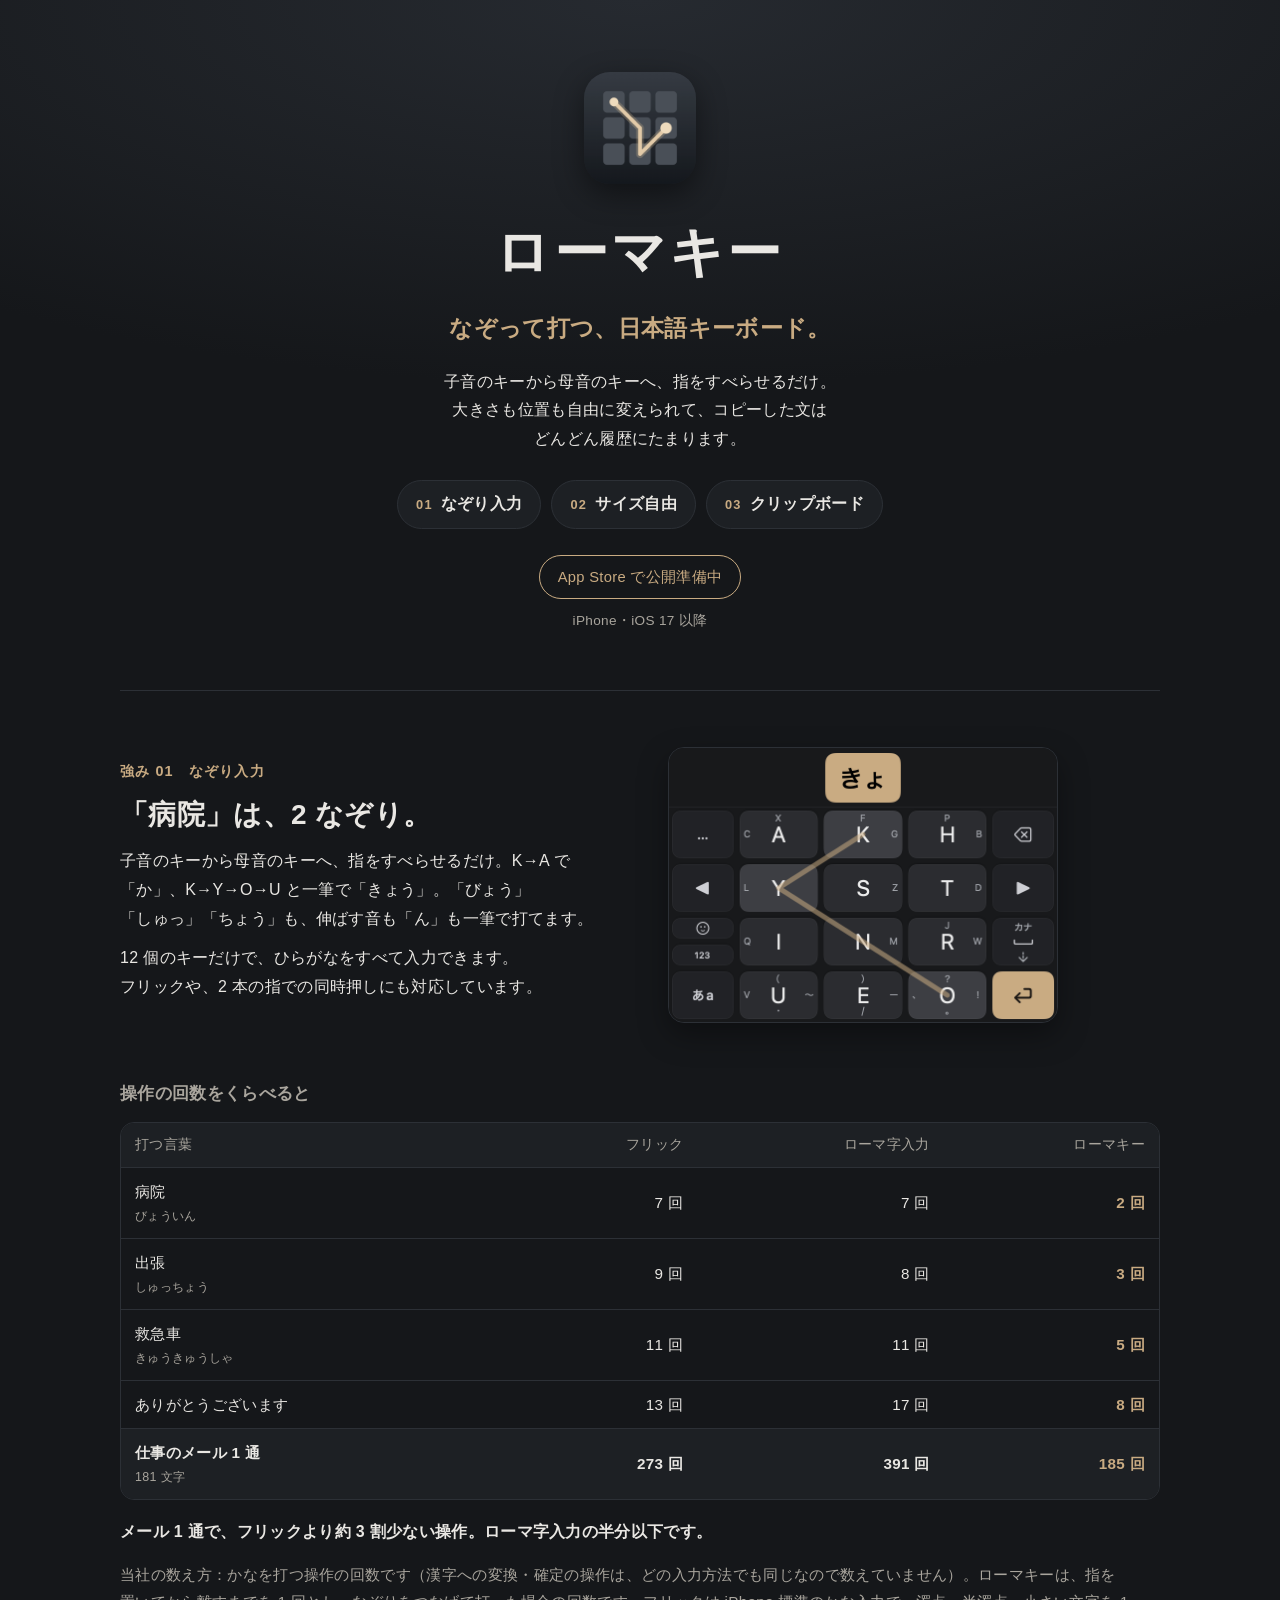
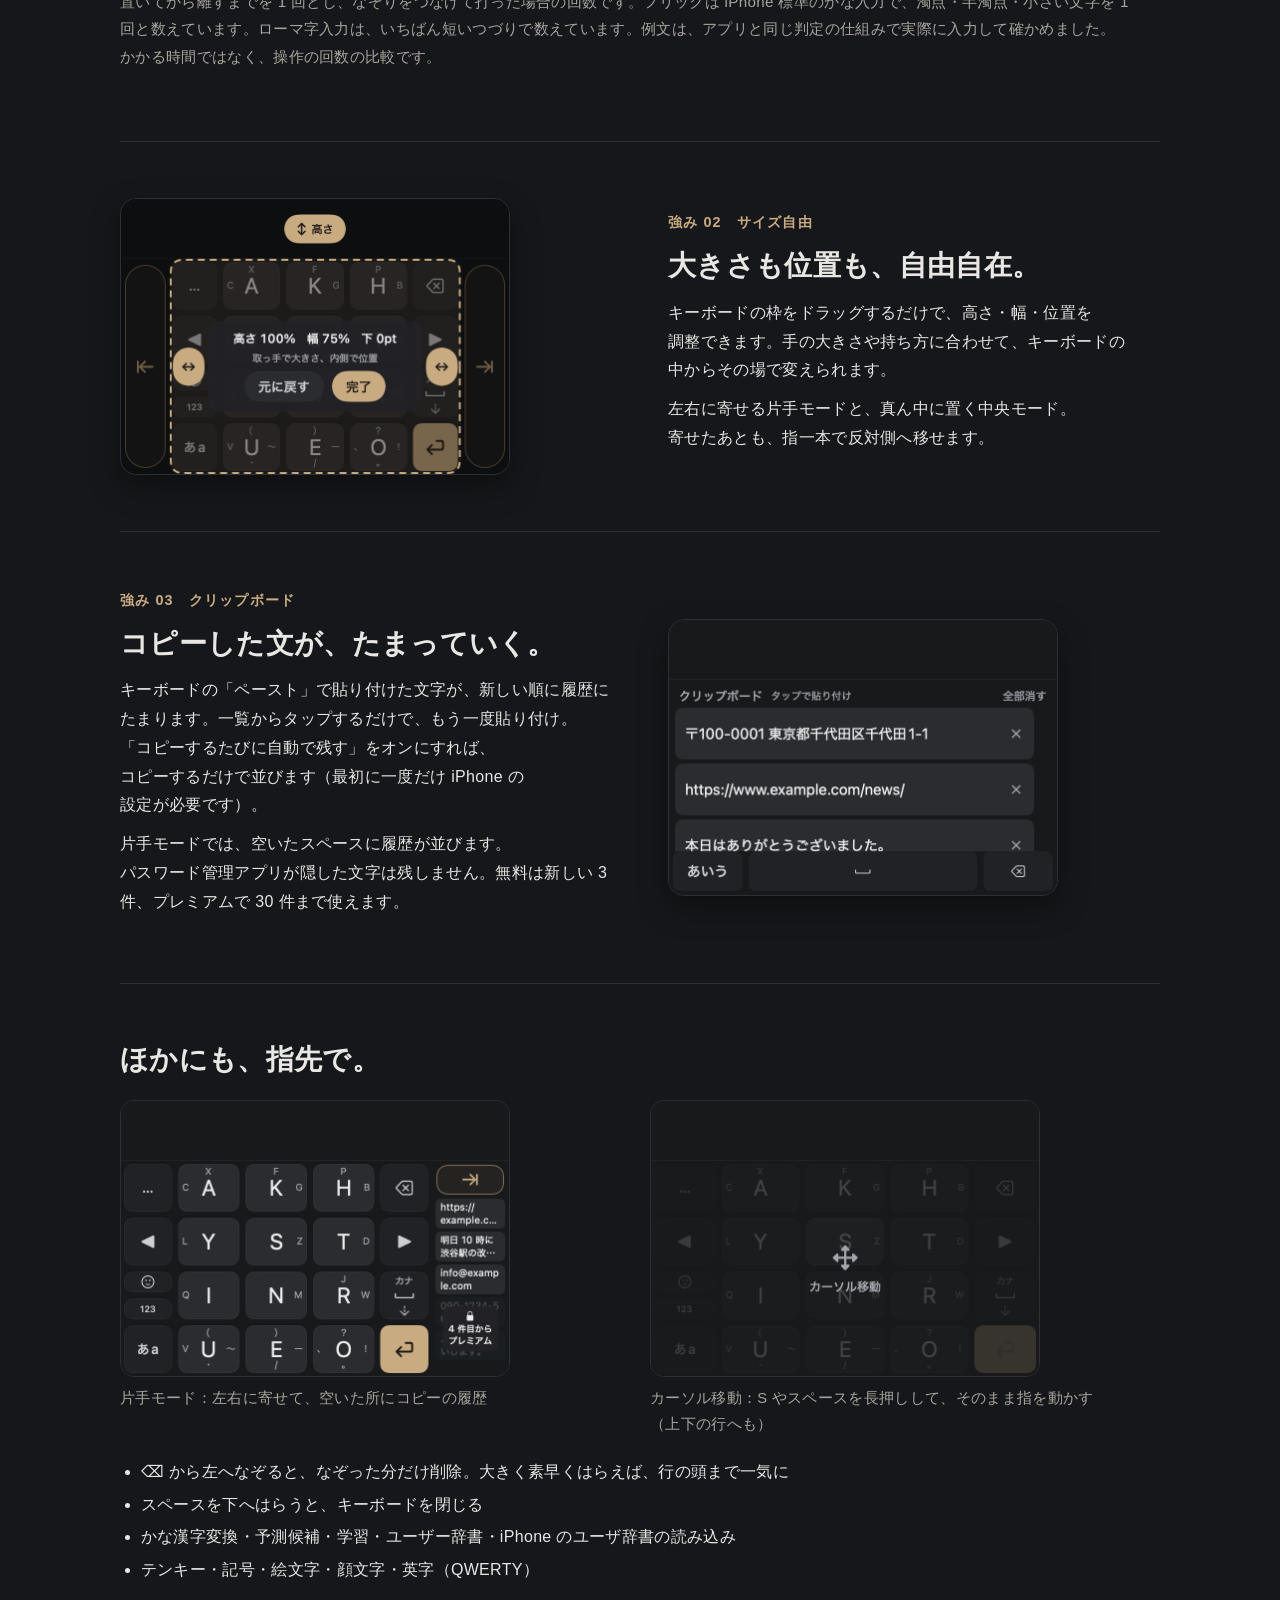
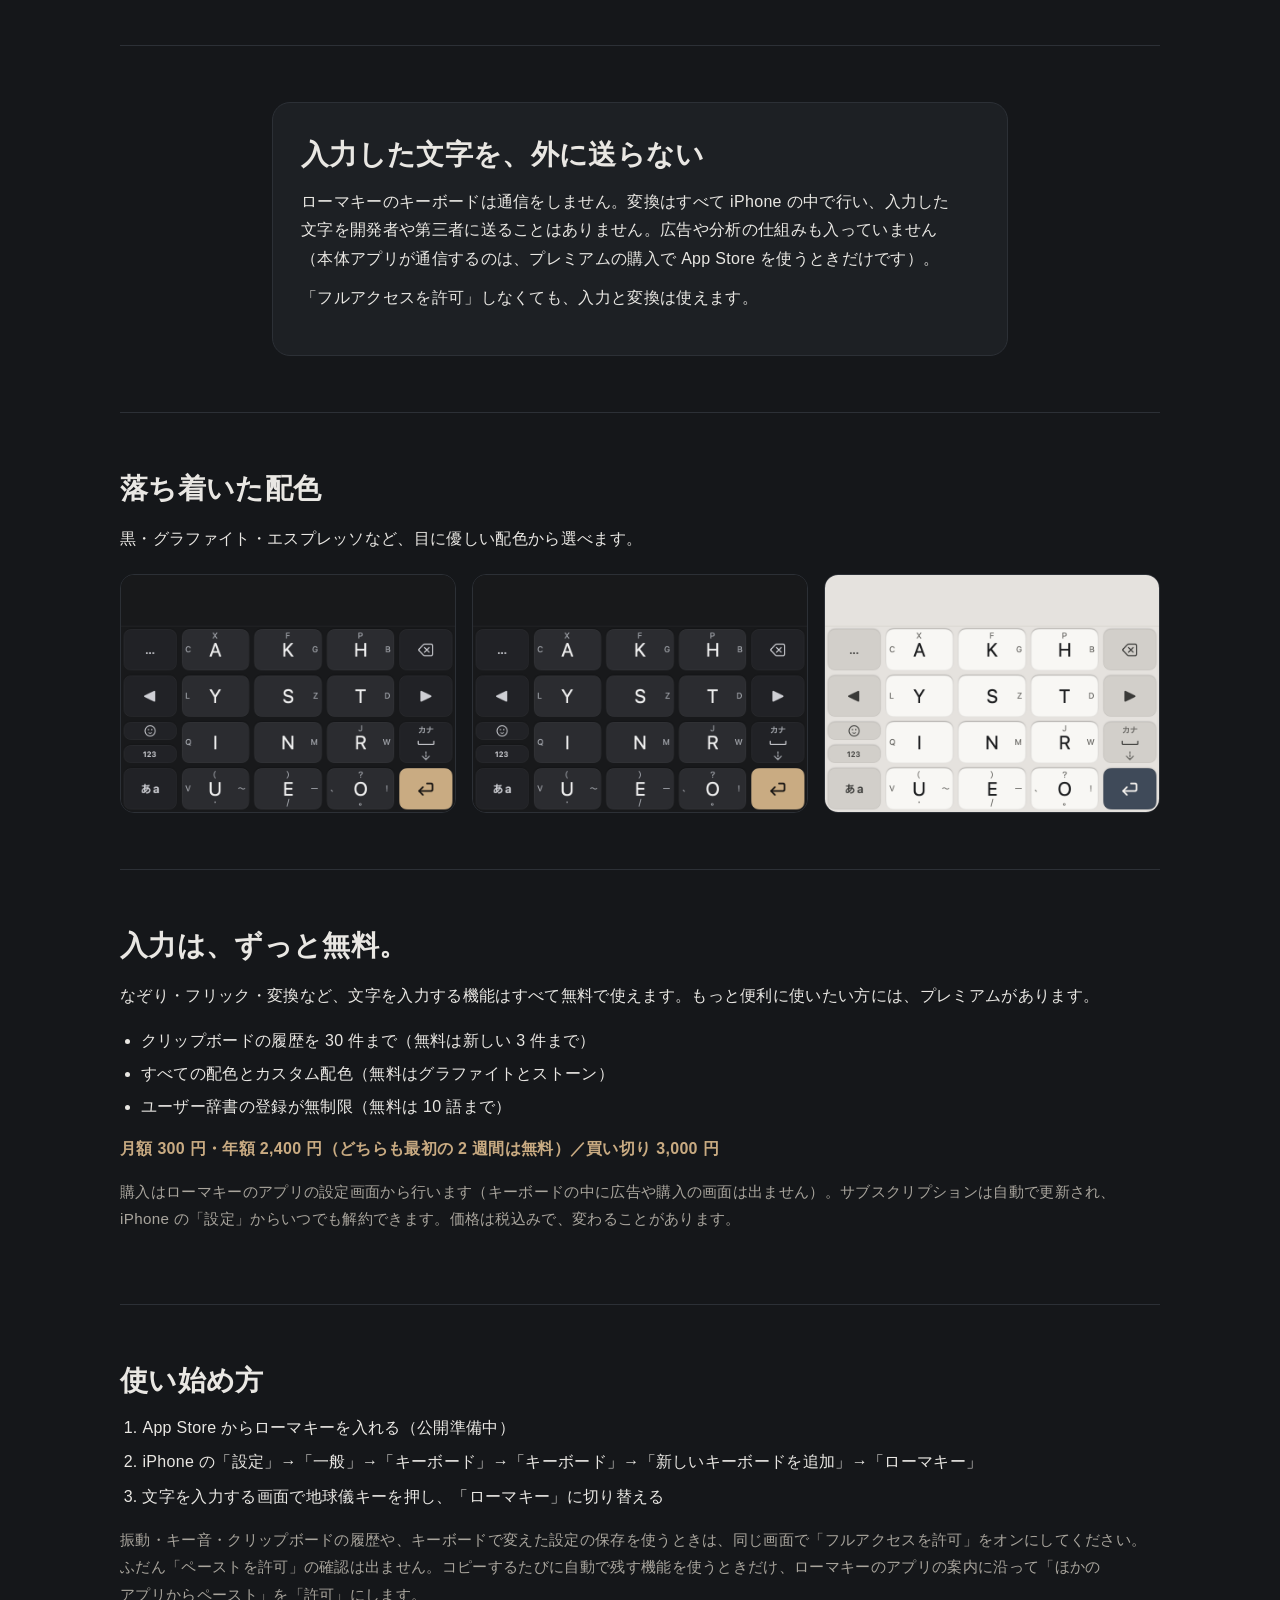
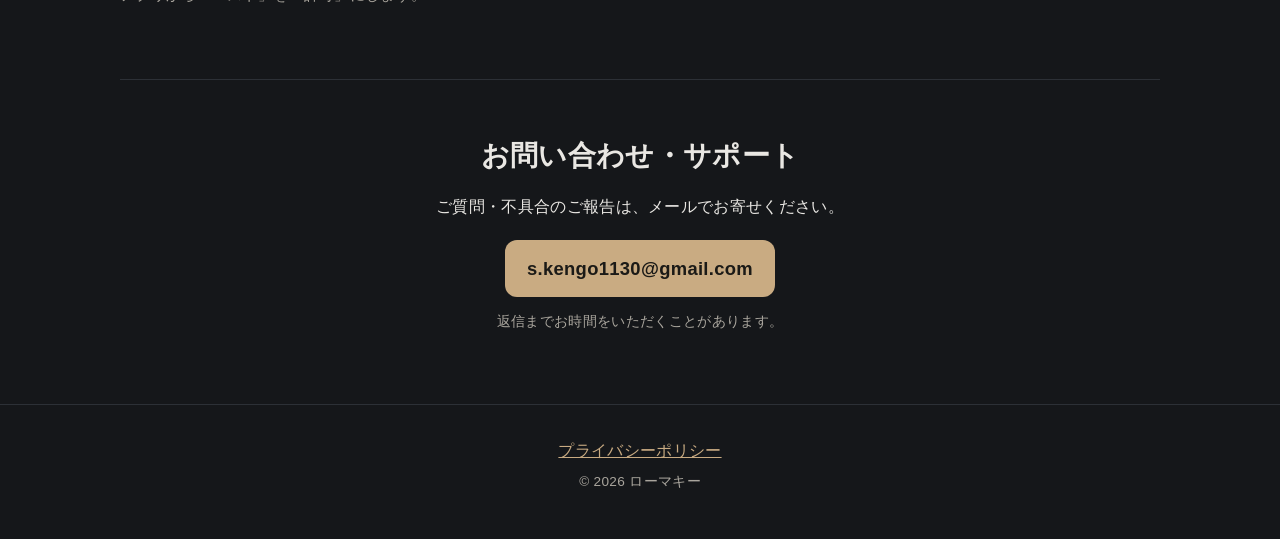
<file: index.html>
<!doctype html>
<html lang="ja">
<head>
<meta charset="utf-8">
<meta name="viewport" content="width=device-width, initial-scale=1">
<title>ローマキー｜なぞり入力・サイズ自由・コピペ履歴の日本語キーボード</title>
<meta name="description" content="ローマキーは、子音から母音へ指をなぞって日本語を打つ iPhone 用キーボード。「病院」は 2 なぞり。大きさと位置は枠をドラッグして自由に調整、コピーした文は履歴にたまってタップで貼り付け。キーボードは通信しない設計。">
<meta property="og:title" content="ローマキー｜なぞり入力・サイズ自由・コピペ履歴の日本語キーボード">
<meta property="og:description" content="「病院」は 2 なぞり。大きさも位置も自由自在。コピーした文がたまって、タップで貼り付け。">
<meta property="og:type" content="website">
<meta property="og:image" content="https://kengo-maker.github.io/romakey/assets/icon-512.png">
<link rel="icon" href="assets/favicon.png?v=20261020e">
<link rel="apple-touch-icon" href="assets/apple-touch-icon.png?v=20261020e">
<link rel="stylesheet" href="style.css?v=20261020e">
</head>
<body>
<header class="hero">
  <div class="wrap">
    <img class="app-icon" src="assets/icon-512.png?v=20261020e" width="112" height="112" alt="ローマキーのアイコン">
    <h1>ローマキー</h1>
    <p class="tagline">なぞって打つ、日本語キーボード。</p>
    <p class="lead">子音のキーから母音のキーへ、指をすべらせるだけ。<br class="pc">大きさも位置も自由に変えられて、コピーした文はどんどん履歴にたまります。</p>
    <ul class="strengths" aria-label="ローマキーの 3 つの強み">
      <li><a href="#s1"><span>01</span>なぞり入力</a></li>
      <li><a href="#s2"><span>02</span>サイズ自由</a></li>
      <li><a href="#s3"><span>03</span>クリップボード</a></li>
    </ul>
    <p class="badge">App Store で公開準備中</p>
    <p class="small req">iPhone・iOS 17 以降</p>
  </div>
</header>

<main>
  <section id="s1" class="feature wrap">
    <div class="text">
      <p class="num">強み 01　なぞり入力</p>
      <h2>「病院」は、2 なぞり。</h2>
      <p>子音のキーから母音のキーへ、指をすべらせるだけ。K→A で「か」、K→Y→O→U と一筆で「きょう」。「びょう」「しゅっ」「ちょう」も、伸ばす音も「ん」も一筆で打てます。</p>
      <p>12 個のキーだけで、ひらがなをすべて入力できます。フリックや、2 本の指での同時押しにも対応しています。</p>
    </div>
    <figure><img src="assets/03_stroke_kyo_guide.png?v=20261020e" width="390" height="276" alt="K から Y、O へなぞって「きょ」と入力しているキーボード" loading="lazy"></figure>
  </section>

  <section class="count wrap" aria-labelledby="count-title">
    <h3 id="count-title">操作の回数をくらべると</h3>
    <div class="table-wrap">
      <table class="compare">
        <thead><tr><th scope="col">打つ言葉</th><th scope="col">フリック</th><th scope="col" class="romaji">ローマ字入力</th><th scope="col">ローマキー</th></tr></thead>
        <tbody>
          <tr><th scope="row">病院<span class="yomi">びょういん</span></th><td>7 回</td><td class="romaji">7 回</td><td><strong>2 回</strong></td></tr>
          <tr><th scope="row">出張<span class="yomi">しゅっちょう</span></th><td>9 回</td><td class="romaji">8 回</td><td><strong>3 回</strong></td></tr>
          <tr><th scope="row">救急車<span class="yomi">きゅうきゅうしゃ</span></th><td>11 回</td><td class="romaji">11 回</td><td><strong>5 回</strong></td></tr>
          <tr><th scope="row">ありがとうございます</th><td>13 回</td><td class="romaji">17 回</td><td><strong>8 回</strong></td></tr>
          <tr class="total"><th scope="row">仕事のメール 1 通<span class="yomi">181 文字</span></th><td>273 回</td><td class="romaji">391 回</td><td><strong>185 回</strong></td></tr>
        </tbody>
      </table>
    </div>
    <p class="count-lead">メール 1 通で、フリックより約 3 割少ない操作。ローマ字入力の半分以下です。</p>
    <p class="note small">当社の数え方：かなを打つ操作の回数です（漢字への変換・確定の操作は、どの入力方法でも同じなので数えていません）。ローマキーは、指を置いてから離すまでを 1 回とし、なぞりをつなげて打った場合の回数です。フリックは iPhone 標準のかな入力で、濁点・半濁点・小さい文字を 1 回と数えています。ローマ字入力は、いちばん短いつづりで数えています。例文は、アプリと同じ判定の仕組みで実際に入力して確かめました。かかる時間ではなく、操作の回数の比較です。</p>
  </section>

  <section id="s2" class="feature wrap reverse">
    <div class="text">
      <p class="num">強み 02　サイズ自由</p>
      <h2>大きさも位置も、自由自在。</h2>
      <p>キーボードの枠をドラッグするだけで、高さ・幅・位置を調整できます。手の大きさや持ち方に合わせて、キーボードの中からその場で変えられます。</p>
      <p>左右に寄せる片手モードと、真ん中に置く中央モード。寄せたあとも、指一本で反対側へ移せます。</p>
    </div>
    <figure><img src="assets/11_size_adjust_narrow.png?v=20261020e" width="390" height="276" alt="幅を 75% にしたキーボードと、大きさを変える取っ手" loading="lazy"></figure>
  </section>

  <section id="s3" class="feature wrap">
    <div class="text">
      <p class="num">強み 03　クリップボード</p>
      <h2>コピーした文が、たまっていく。</h2>
      <p>キーボードの「ペースト」で貼り付けた文字が、新しい順に履歴にたまります。一覧からタップするだけで、もう一度貼り付け。「コピーするたびに自動で残す」をオンにすれば、コピーするだけで並びます（最初に一度だけ iPhone の設定が必要です）。</p>
      <p>片手モードでは、空いたスペースに履歴が並びます。パスワード管理アプリが隠した文字は残しません。無料は新しい 3 件、プレミアムで 30 件まで使えます。</p>
    </div>
    <figure><img src="assets/13_clipboard_free.png?v=20261020e" width="390" height="276" alt="コピーした文字が新しい順に並んだクリップボードの履歴" loading="lazy"></figure>
  </section>

  <section class="more wrap" aria-labelledby="more-title">
    <h2 id="more-title">ほかにも、指先で。</h2>
    <div class="more-grid">
      <figure><img src="assets/10_onehand_left.png?v=20261020e" width="390" height="276" alt="左に寄せたキーボードと、右側に並んだコピーした文字の履歴" loading="lazy"><figcaption>片手モード：左右に寄せて、空いた所にコピーの履歴</figcaption></figure>
      <figure><img src="assets/10_trackpad_active.png?v=20261020e" width="390" height="276" alt="長押しでカーソル移動の状態になったキーボード" loading="lazy"><figcaption>カーソル移動：S やスペースを長押しして、そのまま指を動かす（上下の行へも）</figcaption></figure>
    </div>
    <ul class="more-list">
      <li>⌫ から左へなぞると、なぞった分だけ削除。大きく素早くはらえば、行の頭まで一気に</li>
      <li>スペースを下へはらうと、キーボードを閉じる</li>
      <li>かな漢字変換・予測候補・学習・ユーザー辞書・iPhone のユーザ辞書の読み込み</li>
      <li>テンキー・記号・絵文字・顔文字・英字（QWERTY）</li>
    </ul>
  </section>

  <section class="privacy wrap">
    <div class="card">
      <h2>入力した文字を、外に送らない</h2>
      <p>ローマキーのキーボードは通信をしません。変換はすべて iPhone の中で行い、入力した文字を開発者や第三者に送ることはありません。広告や分析の仕組みも入っていません（本体アプリが通信するのは、プレミアムの購入で App Store を使うときだけです）。</p>
      <p>「フルアクセスを許可」しなくても、入力と変換は使えます。</p>
    </div>
  </section>

  <section class="themes wrap">
    <h2>落ち着いた配色</h2>
    <p>黒・グラファイト・エスプレッソなど、目に優しい配色から選べます。</p>
    <div class="grid">
      <img src="assets/01_arte_graphite_390.png?v=20261020e" width="390" height="276" alt="グラファイト" loading="lazy">
      <img src="assets/01_arte_espresso_390.png?v=20261020e" width="390" height="276" alt="エスプレッソ" loading="lazy">
      <img src="assets/01_arte_stone_390.png?v=20261020e" width="390" height="276" alt="ストーン" loading="lazy">
    </div>
  </section>

  <section class="premium wrap" aria-labelledby="premium-title">
    <h2 id="premium-title">入力は、ずっと無料。</h2>
    <p>なぞり・フリック・変換など、文字を入力する機能はすべて無料で使えます。もっと便利に使いたい方には、プレミアムがあります。</p>
    <ul class="premium-list">
      <li>クリップボードの履歴を 30 件まで（無料は新しい 3 件まで）</li>
      <li>すべての配色とカスタム配色（無料はグラファイトとストーン）</li>
      <li>ユーザー辞書の登録が無制限（無料は 10 語まで）</li>
    </ul>
    <p class="price">月額 300 円・年額 2,400 円（どちらも最初の 2&nbsp;週間は無料）／買い切り 3,000 円</p>
    <p class="note small">購入はローマキーのアプリの設定画面から行います（キーボードの中に広告や購入の画面は出ません）。サブスクリプションは自動で更新され、iPhone の「設定」からいつでも解約できます。価格は税込みで、変わることがあります。</p>
  </section>

  <section class="howto wrap">
    <h2>使い始め方</h2>
    <ol>
      <li>App Store からローマキーを入れる（公開準備中）</li>
      <li>iPhone の「設定」→「一般」→「キーボード」→「キーボード」→「新しいキーボードを追加」→「ローマキー」</li>
      <li>文字を入力する画面で地球儀キーを押し、「ローマキー」に切り替える</li>
    </ol>
    <p class="note">振動・キー音・クリップボードの履歴や、キーボードで変えた設定の保存を使うときは、同じ画面で「フルアクセスを許可」をオンにしてください。ふだん「ペーストを許可」の確認は出ません。コピーするたびに自動で残す機能を使うときだけ、ローマキーのアプリの案内に沿って「ほかのアプリからペースト」を「許可」にします。</p>
  </section>

  <section id="contact" class="contact wrap">
    <h2>お問い合わせ・サポート</h2>
    <p>ご質問・不具合のご報告は、メールでお寄せください。</p>
    <p class="mail"><a href="mailto:s.kengo1130@gmail.com">s.kengo1130@gmail.com</a></p>
    <p class="small">返信までお時間をいただくことがあります。</p>
  </section>
</main>

<footer>
  <div class="wrap">
    <p><a href="privacy.html">プライバシーポリシー</a></p>
    <p class="small">© 2026 ローマキー</p>
  </div>
</footer>
</body>
</html>
</file>
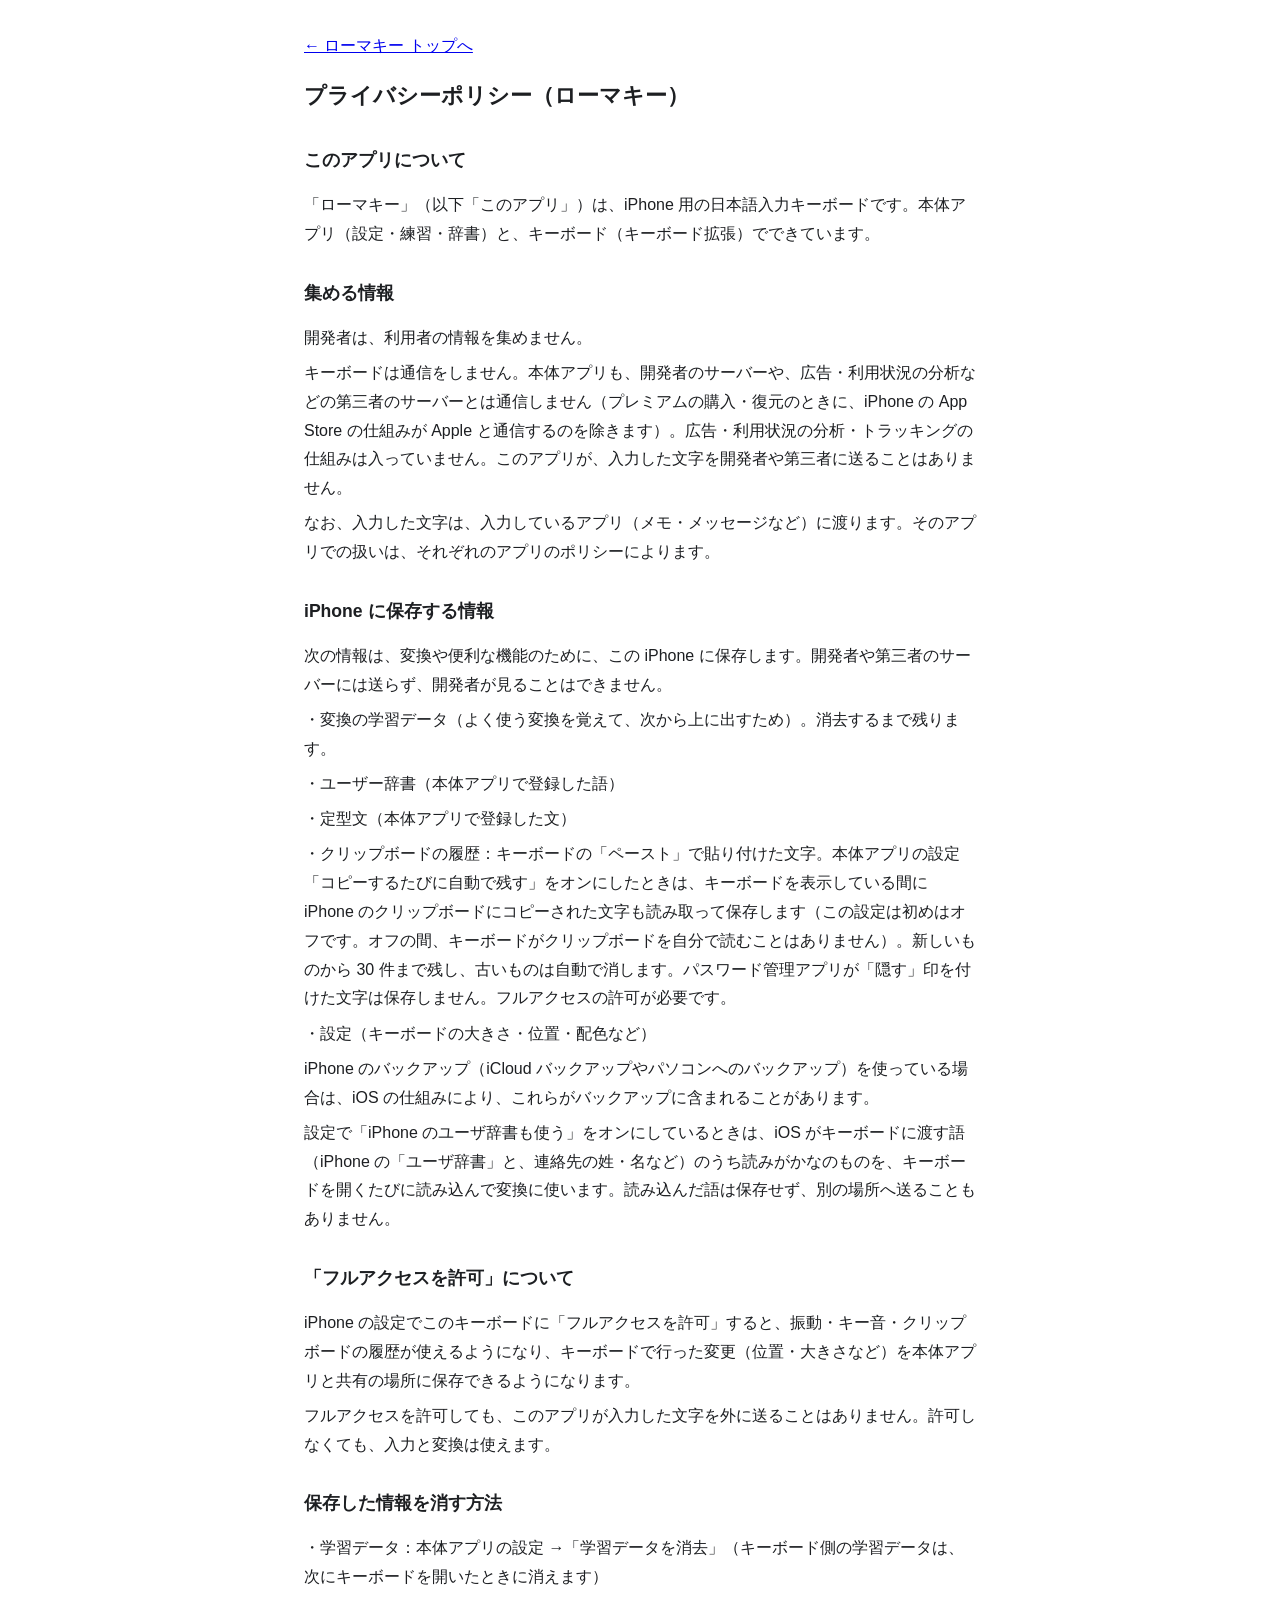
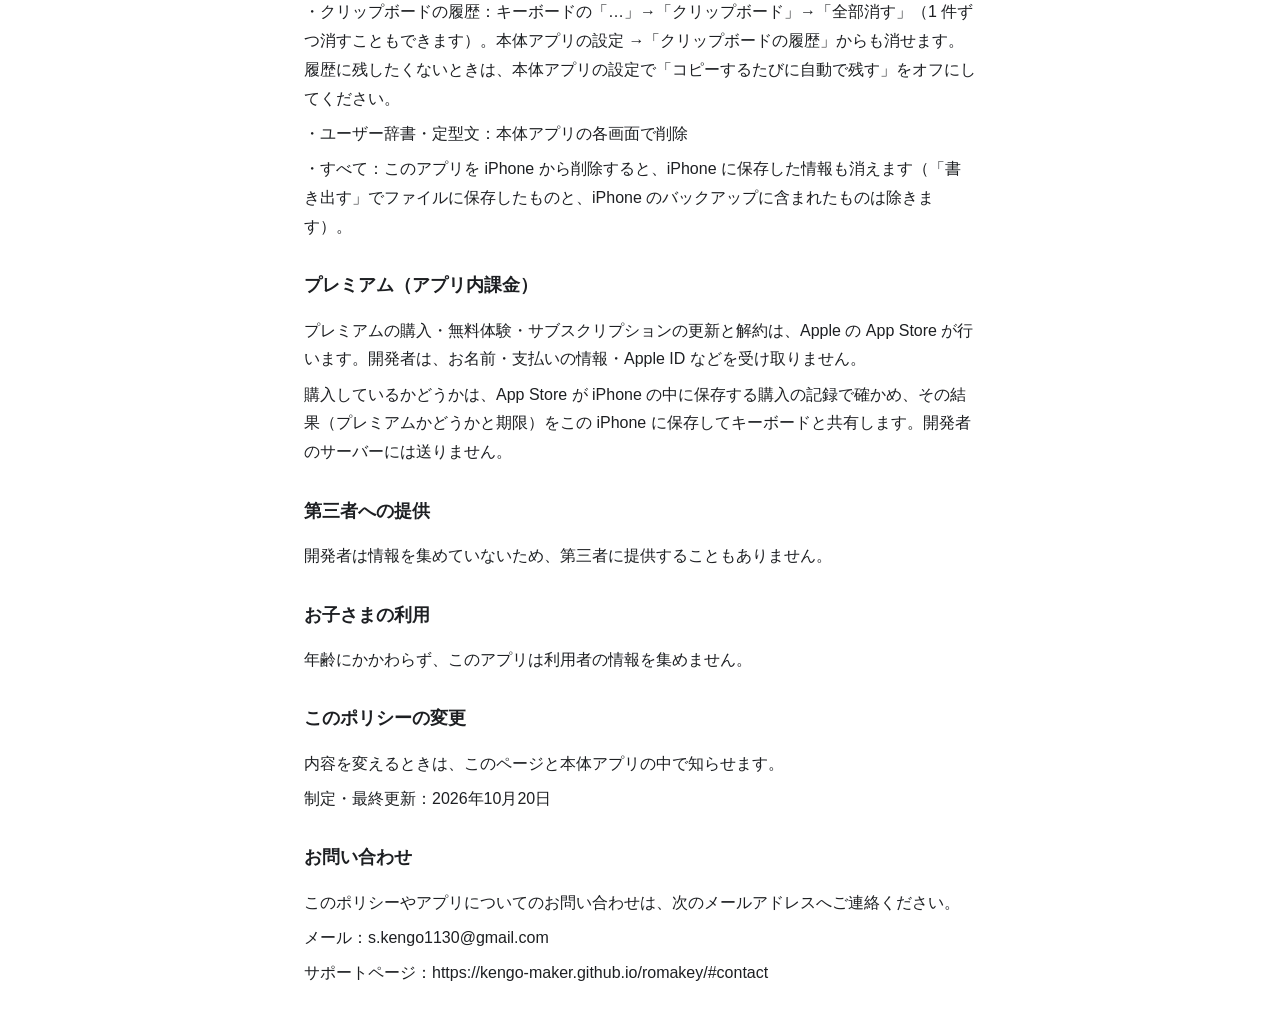
<file: privacy.html>
<!doctype html>
<html lang="ja">
<head>
<meta charset="utf-8">
<meta name="viewport" content="width=device-width, initial-scale=1">
<link rel="icon" href="assets/favicon.png?v=20261020e">
<title>プライバシーポリシー（ローマキー）</title>
<style>
body { font-family: -apple-system, "Hiragino Sans", sans-serif; line-height: 1.8; max-width: 42rem; margin: 2rem auto; padding: 0 1.2rem; color: #1d1f22; }
h1 { font-size: 1.4rem; } h2 { font-size: 1.1rem; margin-top: 1.8rem; } p { margin: .4rem 0; }
@media (prefers-color-scheme: dark) { body { background: #16181b; color: #e9e9ea; } }
</style>
</head>
<body>
<p><a href="./">← ローマキー トップへ</a></p>
<h1>プライバシーポリシー（ローマキー）</h1>
<h2>このアプリについて</h2>
<p>「ローマキー」（以下「このアプリ」）は、iPhone 用の日本語入力キーボードです。本体アプリ（設定・練習・辞書）と、キーボード（キーボード拡張）でできています。</p>
<h2>集める情報</h2>
<p>開発者は、利用者の情報を集めません。</p>
<p>キーボードは通信をしません。本体アプリも、開発者のサーバーや、広告・利用状況の分析などの第三者のサーバーとは通信しません（プレミアムの購入・復元のときに、iPhone の App Store の仕組みが Apple と通信するのを除きます）。広告・利用状況の分析・トラッキングの仕組みは入っていません。このアプリが、入力した文字を開発者や第三者に送ることはありません。</p>
<p>なお、入力した文字は、入力しているアプリ（メモ・メッセージなど）に渡ります。そのアプリでの扱いは、それぞれのアプリのポリシーによります。</p>
<h2>iPhone に保存する情報</h2>
<p>次の情報は、変換や便利な機能のために、この iPhone に保存します。開発者や第三者のサーバーには送らず、開発者が見ることはできません。</p>
<p>・変換の学習データ（よく使う変換を覚えて、次から上に出すため）。消去するまで残ります。</p>
<p>・ユーザー辞書（本体アプリで登録した語）</p>
<p>・定型文（本体アプリで登録した文）</p>
<p>・クリップボードの履歴：キーボードの「ペースト」で貼り付けた文字。本体アプリの設定「コピーするたびに自動で残す」をオンにしたときは、キーボードを表示している間に iPhone のクリップボードにコピーされた文字も読み取って保存します（この設定は初めはオフです。オフの間、キーボードがクリップボードを自分で読むことはありません）。新しいものから 30 件まで残し、古いものは自動で消します。パスワード管理アプリが「隠す」印を付けた文字は保存しません。フルアクセスの許可が必要です。</p>
<p>・設定（キーボードの大きさ・位置・配色など）</p>
<p>iPhone のバックアップ（iCloud バックアップやパソコンへのバックアップ）を使っている場合は、iOS の仕組みにより、これらがバックアップに含まれることがあります。</p>
<p>設定で「iPhone のユーザ辞書も使う」をオンにしているときは、iOS がキーボードに渡す語（iPhone の「ユーザ辞書」と、連絡先の姓・名など）のうち読みがかなのものを、キーボードを開くたびに読み込んで変換に使います。読み込んだ語は保存せず、別の場所へ送ることもありません。</p>
<h2>「フルアクセスを許可」について</h2>
<p>iPhone の設定でこのキーボードに「フルアクセスを許可」すると、振動・キー音・クリップボードの履歴が使えるようになり、キーボードで行った変更（位置・大きさなど）を本体アプリと共有の場所に保存できるようになります。</p>
<p>フルアクセスを許可しても、このアプリが入力した文字を外に送ることはありません。許可しなくても、入力と変換は使えます。</p>
<h2>保存した情報を消す方法</h2>
<p>・学習データ：本体アプリの設定 →「学習データを消去」（キーボード側の学習データは、次にキーボードを開いたときに消えます）</p>
<p>・クリップボードの履歴：キーボードの「…」→「クリップボード」→「全部消す」（1 件ずつ消すこともできます）。本体アプリの設定 →「クリップボードの履歴」からも消せます。履歴に残したくないときは、本体アプリの設定で「コピーするたびに自動で残す」をオフにしてください。</p>
<p>・ユーザー辞書・定型文：本体アプリの各画面で削除</p>
<p>・すべて：このアプリを iPhone から削除すると、iPhone に保存した情報も消えます（「書き出す」でファイルに保存したものと、iPhone のバックアップに含まれたものは除きます）。</p>
<h2>プレミアム（アプリ内課金）</h2>
<p>プレミアムの購入・無料体験・サブスクリプションの更新と解約は、Apple の App Store が行います。開発者は、お名前・支払いの情報・Apple ID などを受け取りません。</p>
<p>購入しているかどうかは、App Store が iPhone の中に保存する購入の記録で確かめ、その結果（プレミアムかどうかと期限）をこの iPhone に保存してキーボードと共有します。開発者のサーバーには送りません。</p>
<h2>第三者への提供</h2>
<p>開発者は情報を集めていないため、第三者に提供することもありません。</p>
<h2>お子さまの利用</h2>
<p>年齢にかかわらず、このアプリは利用者の情報を集めません。</p>
<h2>このポリシーの変更</h2>
<p>内容を変えるときは、このページと本体アプリの中で知らせます。</p>
<p>制定・最終更新：2026年10月20日</p>
<h2>お問い合わせ</h2>
<p>このポリシーやアプリについてのお問い合わせは、次のメールアドレスへご連絡ください。</p>
<p>メール：s.kengo1130@gmail.com</p>
<p>サポートページ：https://kengo-maker.github.io/romakey/#contact</p>
</body>
</html>
</file>
<file: style.css>
/* ローマキーのサイト（2026-10-19）。アプリと同じ黒鉛色と砂色 */
:root {
  --bg: #15171a;
  --bg2: #1d2024;
  --line: #2c3036;
  --text: #e9e7e3;
  --sub: #a9a59d;
  --accent: #c9ab82;
  --accent-text: #1b1a17;
}
* { box-sizing: border-box; }
html { -webkit-text-size-adjust: 100%; }
body {
  margin: 0;
  background: var(--bg);
  color: var(--text);
  font-family: -apple-system, BlinkMacSystemFont, "Hiragino Sans", "Hiragino Kaku Gothic ProN", "Noto Sans JP", sans-serif;
  line-height: 1.8;
  font-feature-settings: "palt";
  /* 日本語を文節で折り返す（対応しているブラウザだけ）。見出しは行の長さをそろえる */
  word-break: auto-phrase;
  text-wrap: pretty;
  letter-spacing: 0.02em;
}
a { color: var(--accent); }
img { max-width: 100%; height: auto; display: block; }
.wrap { width: min(100% - 40px, 1040px); margin-inline: auto; }
.small { font-size: 0.85rem; color: var(--sub); }

.hero { padding: 72px 0 56px; text-align: center; background: radial-gradient(120% 80% at 50% 0%, #262a30 0%, var(--bg) 70%); }
.app-icon { margin: 0 auto 20px; border-radius: 26px; box-shadow: 0 10px 30px rgba(0,0,0,.45); }
.hero h1 { margin: 0; font-size: clamp(2.2rem, 7vw, 3.4rem); letter-spacing: 0.06em; }
.tagline { margin: 6px 0 18px; font-size: clamp(1.1rem, 3.6vw, 1.45rem); color: var(--accent); font-weight: 600; }
.lead { margin: 0 auto; max-width: 34em; color: var(--text); }
.badge { display: inline-block; margin: 26px 0 0; padding: 8px 18px; border: 1px solid var(--accent); border-radius: 999px; color: var(--accent); font-size: 0.92rem; }
br.pc { display: none; }
@media (min-width: 720px) { br.pc { display: inline; } }

main section { padding: 56px 0; border-top: 1px solid var(--line); }
h1, h2 { text-wrap: balance; }
h2 { margin: 0 0 12px; font-size: clamp(1.35rem, 4.4vw, 1.75rem); line-height: 1.45; }
.num { margin: 0; color: var(--accent); font-weight: 700; letter-spacing: 0.15em; font-size: 0.9rem; }
.feature { display: grid; gap: 28px; align-items: center; }
.feature p { margin: 0 0 10px; }
.feature figure { margin: 0; }
.feature figure img { border-radius: 16px; border: 1px solid var(--line); box-shadow: 0 12px 30px rgba(0,0,0,.35); }
@media (min-width: 820px) {
  .feature { grid-template-columns: 1fr 1fr; gap: 56px; }
  .feature.reverse .text { order: 2; }
}

.themes .grid { display: grid; gap: 16px; grid-template-columns: 1fr; margin-top: 20px; }
.themes .grid img { border-radius: 14px; border: 1px solid var(--line); }
@media (min-width: 720px) { .themes .grid { grid-template-columns: repeat(3, 1fr); } }

.howto ol { margin: 0; padding-left: 1.4em; }
.howto li { margin: 6px 0; }
.note { color: var(--sub); font-size: 0.95rem; margin-top: 14px; }

.contact { text-align: center; }
.contact .mail { font-size: 1.15rem; margin: 18px 0 6px; }
.contact .mail a { display: inline-block; padding: 12px 22px; border-radius: 12px; background: var(--accent); color: var(--accent-text); text-decoration: none; font-weight: 600; word-break: break-all; }

footer { border-top: 1px solid var(--line); padding: 28px 0 40px; text-align: center; }
footer p { margin: 4px 0; }

.privacy .card { max-width: 46rem; margin-inline: auto; padding: 32px 28px; border: 1px solid var(--line); border-radius: 18px; background: var(--bg2); }
.privacy .card p { margin: 0 0 10px; }
.req { margin: 10px 0 0; }

/* 入力回数の比較（2026-10-20） */
.count { padding-top: 56px; }
.count-sub { margin: 0 0 18px; color: var(--sub); }
.count-lead { margin: 18px 0 6px; font-weight: 600; }
.table-wrap { overflow-x: auto; -webkit-overflow-scrolling: touch; border: 1px solid var(--line); border-radius: 14px; }
.compare { width: 100%; border-collapse: collapse; font-size: 0.95rem; }
.compare th, .compare td { padding: 10px 14px; text-align: right; border-bottom: 1px solid var(--line); }
.compare td { white-space: nowrap; }
.compare .yomi { display: block; font-size: 0.78rem; color: var(--sub); font-weight: 400; }
.compare th[scope=row], .compare thead th:first-child { text-align: left; font-weight: 500; }
.compare thead th { color: var(--sub); font-weight: 500; font-size: 0.85rem; background: var(--bg2); }
.compare td strong { color: var(--accent); }
.compare tr.total th, .compare tr.total td { border-bottom: 0; background: var(--bg2); font-weight: 600; }

/* プレミアム（2026-10-20） */
.premium-list { margin: 10px 0 14px; padding-left: 1.3em; }
.premium-list li { margin: 4px 0; }
.premium .price { font-weight: 700; color: var(--accent); margin: 8px 0; }
@media (max-width: 559px) {
  .compare .romaji { display: none; }   /* 狭い画面ではローマ字入力の列を省く（本文に書いてある） */
  .compare th, .compare td { padding: 9px 10px; }
}

/* 3 つの強み（2026-10-20） */
.strengths { list-style: none; margin: 26px auto 0; padding: 0; display: flex; flex-wrap: wrap; justify-content: center; gap: 10px; }
.strengths a { display: inline-flex; align-items: baseline; gap: 8px; padding: 9px 18px; border-radius: 999px; background: var(--bg2); border: 1px solid var(--line); color: var(--text); text-decoration: none; font-weight: 600; }
.strengths a span { color: var(--accent); font-size: 0.8rem; letter-spacing: 0.1em; }
.strengths a:hover, .strengths a:focus-visible { border-color: var(--accent); }
.feature .num { letter-spacing: 0.08em; }
.count { padding-top: 0; border-top: 0; }
.count h3 { margin: 0 0 12px; font-size: 1.05rem; color: var(--sub); font-weight: 600; }
.more-grid { display: grid; gap: 20px; grid-template-columns: 1fr; margin: 20px 0; }
.more-grid figure { margin: 0; }
.more-grid img { border-radius: 14px; border: 1px solid var(--line); }
.more-grid figcaption { margin-top: 8px; color: var(--sub); font-size: 0.92rem; }
.more-list { margin: 0; padding-left: 1.3em; }
.more-list li { margin: 4px 0; }
@media (min-width: 720px) { .more-grid { grid-template-columns: 1fr 1fr; } }
</file>
